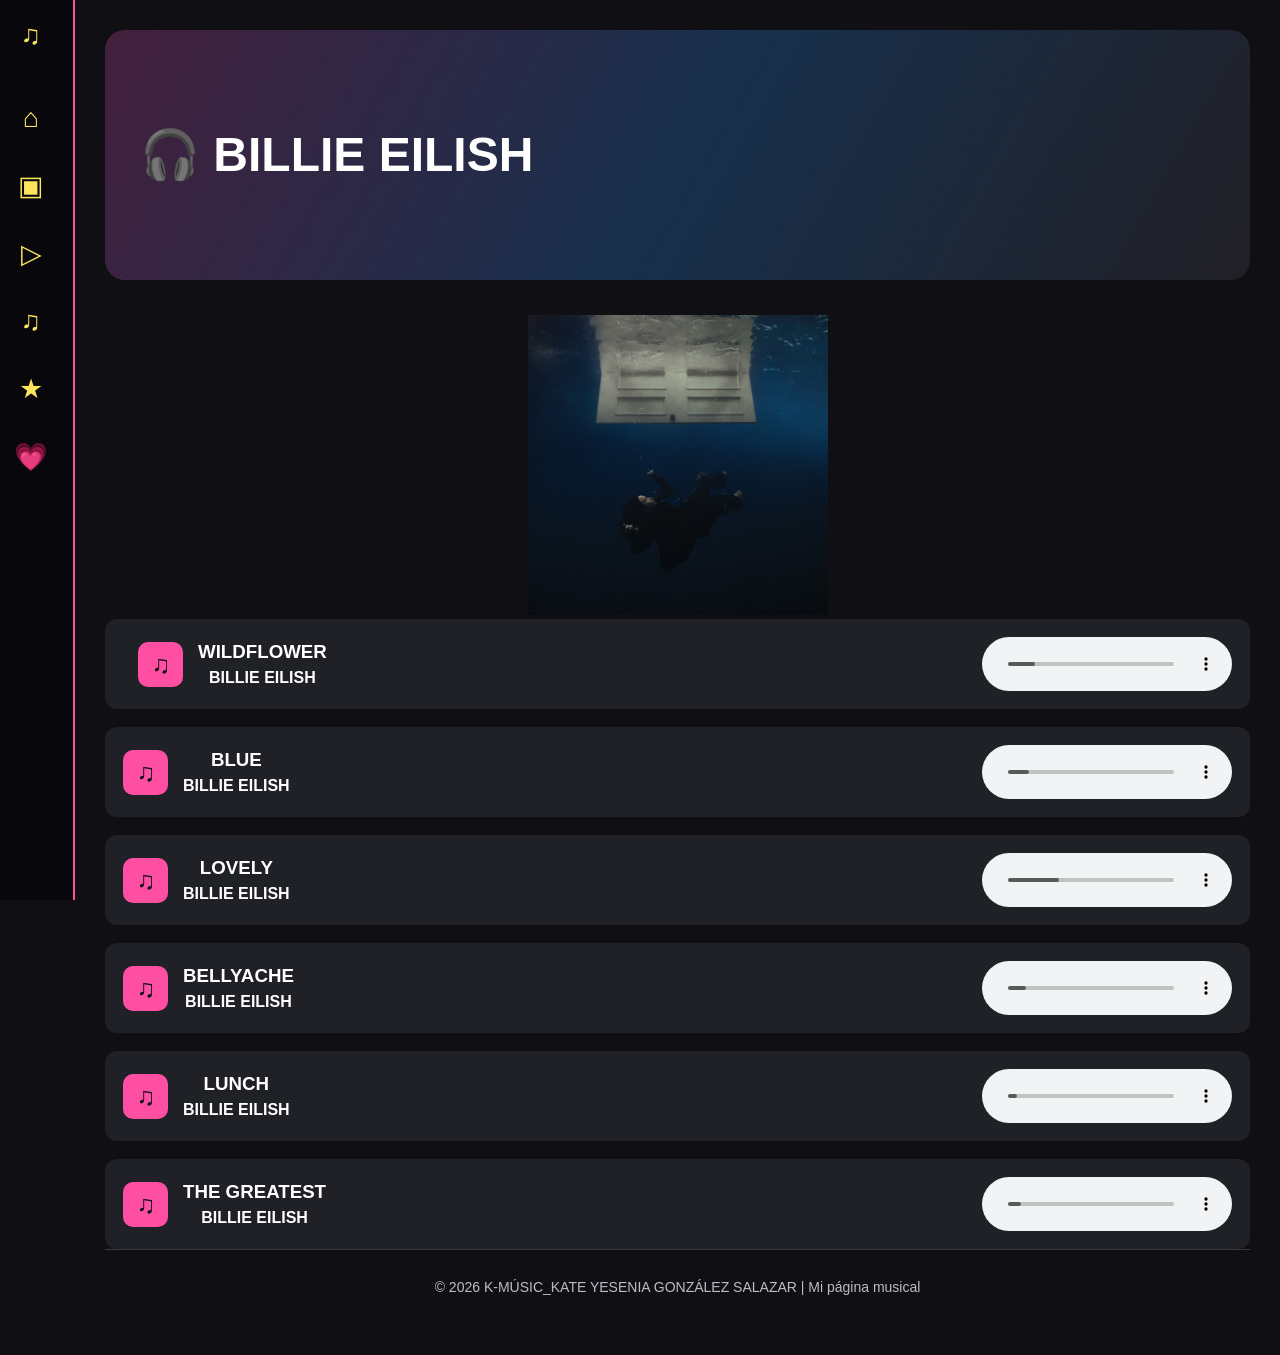
<file: billie eilish.html>
<!DOCTYPE html>
<html lang="es">
<head>
    <meta charset="UTF-8">
    <meta name="viewport" content="width=device-width, initial-scale=1.0">

    <title>K-MÚSIC | Mi música</title>

    <!-- Conectar archivo CSS -->
    <link rel="stylesheet" href="estilo.css">
</head>

<body>

    <!-- MENU LATERAL -->
    <aside class="menu">

        <div class="logo">
            <span class="icono">♫</span>
            <h2 class="texto-menu">K-MÚSIC </h2>
        </div>

        <nav>
            <a href="index.html">
                <span class="icono">⌂</span>
                <span class="texto-menu">Inicio</span>
            </a>

            <a href="álbumes.html">
                <span class="icono">▣</span>
                <span class="texto-menu">Álbumes</span>
            </a>

            <a href="videos.html">
                <span class="icono">▷</span>
                <span class="texto-menu">Videos</span>
            </a>

            <a href="mi música.html">
                <span class="icono">♫</span>
                <span class="texto-menu">Mi música</span>
            </a>

              <a href="index_formulario_registro.html">
                <span class="icono">★</span>
                <span class="texto-menu">Suscripción</span>
            </a>
             <a href="Premium.html">
                <span class="icono">💗</span>
                <span class="texto-menu">Premium</span>
            </a>

        </nav>

       

    </aside>


    <!-- CONTENIDO PRINCIPAL -->
    <main class="contenido" id="inicio">

        <!-- ENCABEZADO -->
        <header class="encabezado">
            <div>
                <p class="subtitulo"><h1>🎧 BILLIE EILISH</p></h1>
        </header>
        <center><table>
        <img src="billi.jpg" width="300" height="300">
                       

    
           <div class="cancion">
                    <div class="cancion-info">
                    <br>
                        <span class="icono-cancion">♫</span>

                        <div>
                            <h3>WILDFLOWER</h3>
                            <h4>BILLIE EILISH</h4>
                            
                        </div>
                    </div>

                    <audio controls preload="metadata">
                        <source src="wildflower.mp3"
                                type="audio/mpeg">

                        Tu navegador no puede reproducir este audio.
                    </audio>
                </div>
                <br>

                 <div class="cancion">
                    <div class="cancion-info">
                        <span class="icono-cancion">♫</span>

                        <div>
                            <h3>BLUE</h3>
                            <h4>BILLIE EILISH</h4>
                            
                        </div>
                    </div>

                    <audio controls preload="metadata">
                        <source src="blue.mp3"
                                type="audio/mpeg">

                        Tu navegador no puede reproducir este audio.
                    </audio>
                </div>

                <br>

                 <div class="cancion">
                    <div class="cancion-info">
                        <span class="icono-cancion">♫</span>

                        <div>
                            <h3>LOVELY</h3>
                            <h4> BILLIE EILISH </h4>
                            
                        </div>
                    </div>

                    <audio controls preload="metadata">
                        <source src="lovely.mp3"
                                type="audio/mpeg">

                        Tu navegador no puede reproducir este audio.
                    </audio>
                </div>

                <br>

                 <div class="cancion">
                    <div class="cancion-info">
                        <span class="icono-cancion">♫</span>

                        <div>
                            <h3>BELLYACHE</h3>
                            <h4>BILLIE EILISH </h4>
                            
                        </div>
                    </div>

                    <audio controls preload="metadata">
                        <source src="bellyache.mp3"
                                type="audio/mpeg">

                        Tu navegador no puede reproducir este audio.
                    </audio>
                </div>


                <br>

                 <div class="cancion">
                    <div class="cancion-info">
                        <span class="icono-cancion">♫</span>

                        <div>
                            <h3> LUNCH </h3>
                            <h4> BILLIE EILISH </h4>
                            
                        </div>
                    </div>

                    <audio controls preload="metadata">
                        <source src="lunch.mp3"
                                type="audio/mpeg">

                        Tu navegador no puede reproducir este audio.
                    </audio>
                </div>

                <br>

                 <div class="cancion">
                    <div class="cancion-info">
                        <span class="icono-cancion">♫</span>

                        <div>
                            <h3>THE GREATEST</h3>
                            <h4> BILLIE EILISH </h4>
                            
                        </div>
                    </div>

                    <audio controls preload="metadata">
                        <source src="the_greatest.mp3"
                                type="audio/mpeg">

                        Tu navegador no puede reproducir este audio.
                    </audio>
                </div>

     


        <!-- PIE DE PAGINA -->
        <footer>
            <p> © 2026 K-MÚSIC_KATE YESENIA GONZÁLEZ SALAZAR | Mi página musical</p>
        </footer>

    </main>

</body>
</html>
</file>
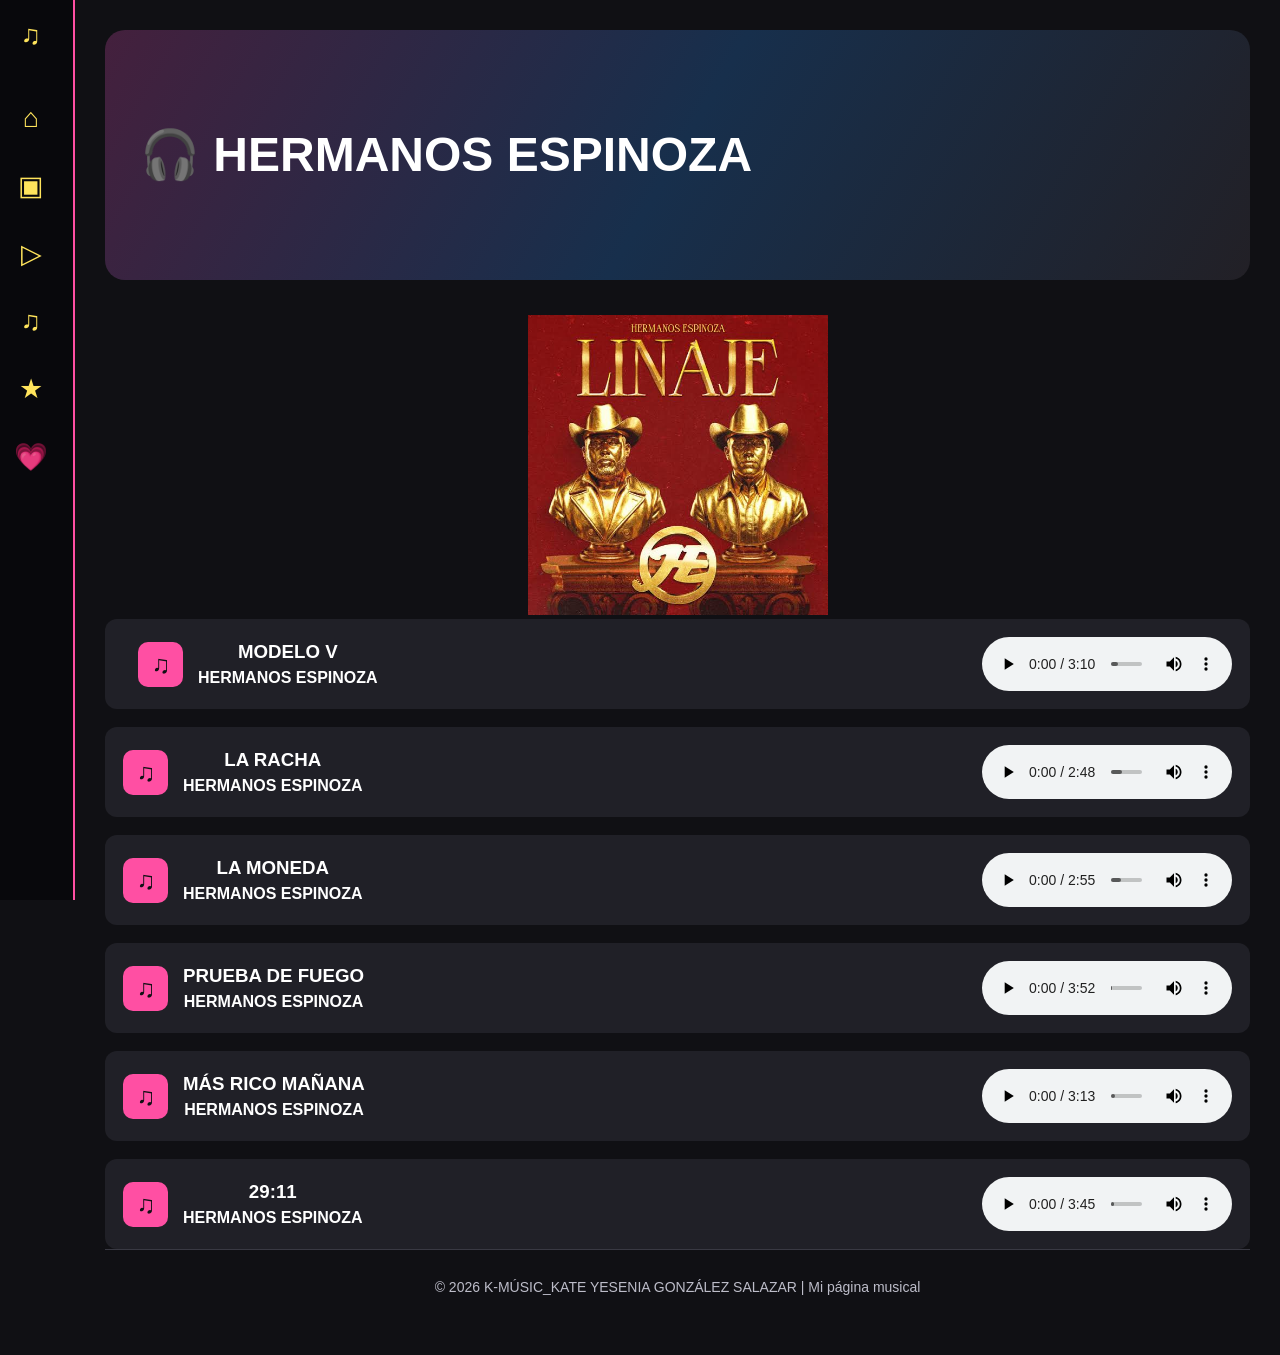
<file: hermanos espinoza.html>
<!DOCTYPE html>
<html lang="es">
<head>
    <meta charset="UTF-8">
    <meta name="viewport" content="width=device-width, initial-scale=1.0">

    <title>K-MÚSIC | Mi música</title>

    <!-- Conectar archivo CSS -->
    <link rel="stylesheet" href="estilo.css">
</head>

<body>

    <!-- MENU LATERAL -->
    <aside class="menu">

        <div class="logo">
            <span class="icono">♫</span>
            <h2 class="texto-menu">K-MÚSIC </h2>
        </div>

        <nav>
            <a href="index.html">
                <span class="icono">⌂</span>
                <span class="texto-menu">Inicio</span>
            </a>

            <a href="álbumes.html">
                <span class="icono">▣</span>
                <span class="texto-menu">Álbumes</span>
            </a>

            <a href="videos.html">
                <span class="icono">▷</span>
                <span class="texto-menu">Videos</span>
            </a>

            <a href="mi música.html">
                <span class="icono">♫</span>
                <span class="texto-menu">Mi música</span>
            </a>

              <a href="index_formulario_registro.html">
                <span class="icono">★</span>
                <span class="texto-menu">Suscripción</span>
            </a>
             <a href="Premium.html">
                <span class="icono">💗</span>
                <span class="texto-menu">Premium</span>
            </a>

        </nav>
    </aside>


    <!-- CONTENIDO PRINCIPAL -->
    <main class="contenido" id="inicio">

        <!-- ENCABEZADO -->
        <header class="encabezado">
            <div>
                <p class="subtitulo"><h1>🎧 HERMANOS ESPINOZA</p></h1>
        </header>
        <center><table>
        <img src="hermanos_espinoza.jpg" width="300" height="300">
                       

    
           <div class="cancion">
                    <div class="cancion-info">
                    <br>
                        <span class="icono-cancion">♫</span>

                        <div>
                            <h3>MODELO V</h3>
                            <h4>HERMANOS ESPINOZA </h4>
                            
                        </div>
                    </div>

                    <audio controls preload="metadata">
                        <source src="modelo_v.mp3"
                                type="audio/mpeg">

                        Tu navegador no puede reproducir este audio.
                    </audio>
                </div>
                <br>

                 <div class="cancion">
                    <div class="cancion-info">
                        <span class="icono-cancion">♫</span>

                        <div>
                            <h3>LA RACHA</h3>
                            <h4> HERMANOS ESPINOZA </h4>
                            
                        </div>
                    </div>

                    <audio controls preload="metadata">
                        <source src="la_racha.mp3"
                                type="audio/mpeg">

                        Tu navegador no puede reproducir este audio.
                    </audio>
                </div>

                <br>

                 <div class="cancion">
                    <div class="cancion-info">
                        <span class="icono-cancion">♫</span>

                        <div>
                            <h3>LA MONEDA</h3>
                            <h4> HERMANOS ESPINOZA </h4>
                            
                        </div>
                    </div>

                    <audio controls preload="metadata">
                        <source src="la_moneda.mp3"
                                type="audio/mpeg">

                        Tu navegador no puede reproducir este audio.
                    </audio>
                </div>

                <br>

                 <div class="cancion">
                    <div class="cancion-info">
                        <span class="icono-cancion">♫</span>

                        <div>
                            <h3>PRUEBA DE FUEGO </h3>
                            <h4> HERMANOS ESPINOZA </h4>
                            
                        </div>
                    </div>

                    <audio controls preload="metadata">
                        <source src="prueba_de_fuego.mp3"
                                type="audio/mpeg">

                        Tu navegador no puede reproducir este audio.
                    </audio>
                </div>


                <br>

                 <div class="cancion">
                    <div class="cancion-info">
                        <span class="icono-cancion">♫</span>

                        <div>
                            <h3>MÁS RICO MAÑANA </h3>
                            <h4> HERMANOS ESPINOZA </h4>
                            
                        </div>
                    </div>

                    <audio controls preload="metadata">
                        <source src="más_rico_mañana.mp3"
                                type="audio/mpeg">

                        Tu navegador no puede reproducir este audio.
                    </audio>
                </div>

                <br>

                 <div class="cancion">
                    <div class="cancion-info">
                        <span class="icono-cancion">♫</span>

                        <div>
                            <h3>29:11</h3>
                            <h4> HERMANOS ESPINOZA </h4>
                            
                        </div>
                    </div>

                    <audio controls preload="metadata">
                        <source src="29_11.mp3"
                                type="audio/mpeg">

                        Tu navegador no puede reproducir este audio.
                    </audio>
                </div>










     


        <!-- PIE DE PAGINA -->
        <footer>
            <p> © 2026 K-MÚSIC_KATE YESENIA GONZÁLEZ SALAZAR  | Mi página musical</p>
        </footer>

    </main>

</body>
</html>
</file>
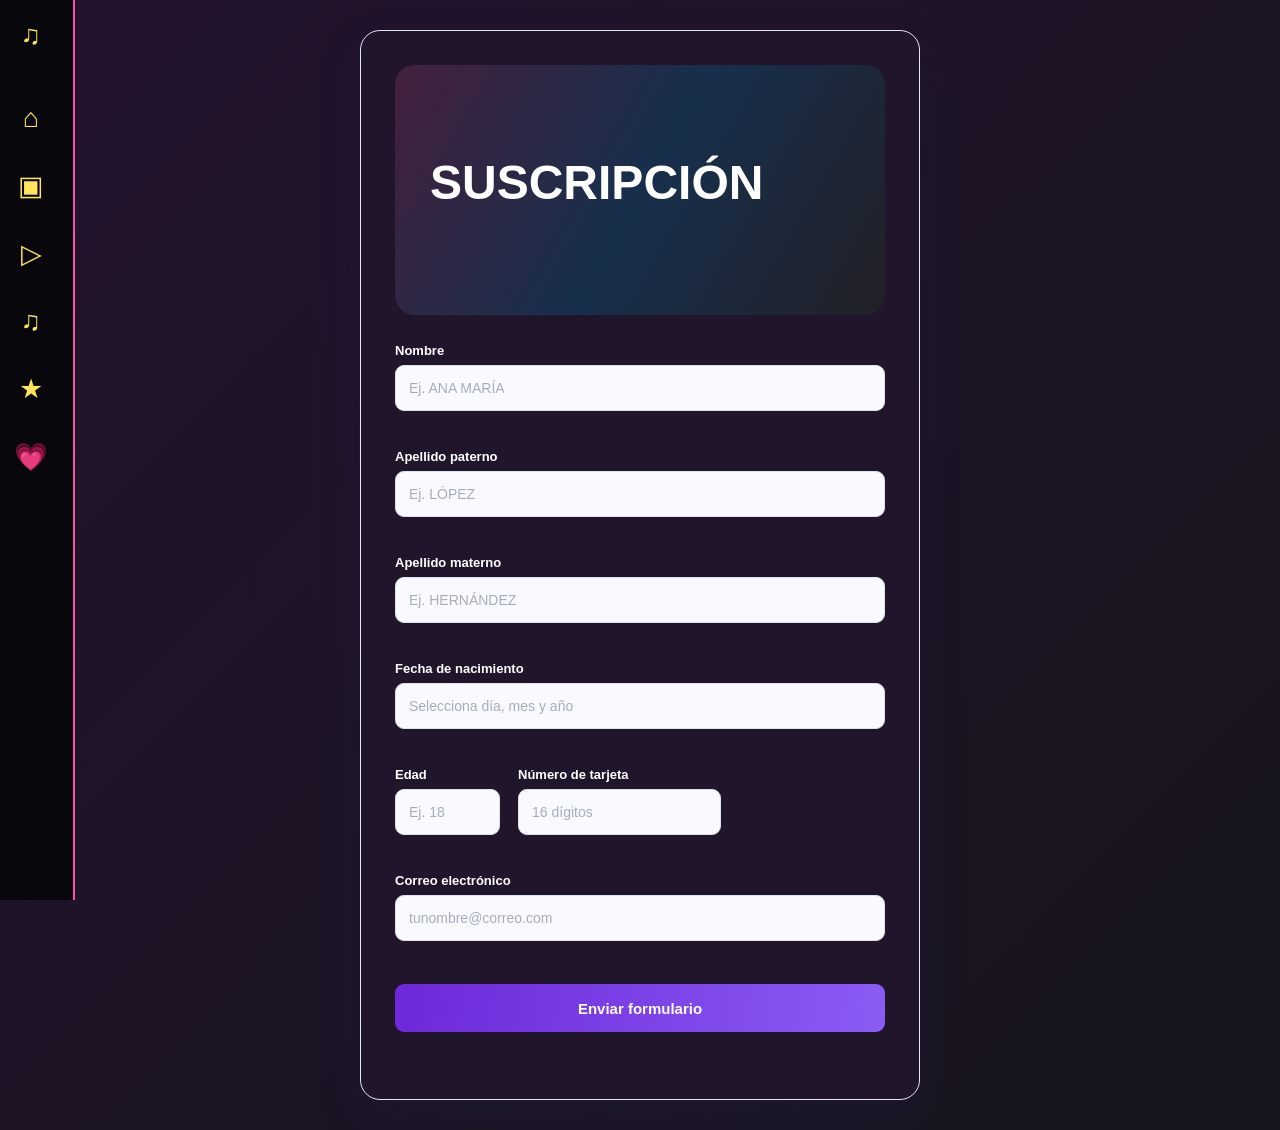
<file: index_formulario_registro.html>
<!DOCTYPE html>
<html lang="es">
<head>
    <meta charset="UTF-8">
    <meta name="viewport" content="width=device-width, initial-scale=1.0">

    <title>K-MÚSIC | Mi música</title>

    <!-- Conectar archivo CSS -->
    <link rel="stylesheet" href="estilo.css">
</head>

<body>

    <!-- MENU LATERAL -->
    <aside class="menu">

        <div class="logo">
            <span class="icono">♫</span>
            <h2 class="texto-menu">K-MÚSIC </h2>
        </div>

        <nav>
       

            <a href="index.html">
                <span class="icono">⌂</span>
                <span class="texto-menu">Inicio</span>
            </a>

            <a href="álbumes.html">
                <span class="icono">▣</span>
                <span class="texto-menu">Álbumes</span>
            </a>

            <a href="videos.html">
                <span class="icono">▷</span>
                <span class="texto-menu">Videos</span>
            </a>

            <a href="mi música.html">
                <span class="icono">♫</span>
                <span class="texto-menu">Mi música</span>
            </a>
             <a href="index_formulario_registro.html">
                <span class="icono">★</span>
                <span class="texto-menu">Suscripción</span>
            </a>
            <a href="Premium.html">
                <span class="icono">💗</span>
                <span class="texto-menu">Premium</span>
            </a>
            
        </nav>


    </aside>


<html lang="es">
<head>
  <meta charset="UTF-8">
  <meta name="viewport" content="width=device-width, initial-scale=1.0">
  <title>Formulario de registro</title>
  <link rel="stylesheet" href="styles.css">
  <script src="script.js" defer></script>
</head>
<body>
  <main class="contenedor">
    <header class="encabezado">
      
      <h1>SUSCRIPCIÓN</h1>
    </header>

    <form id="formulario" novalidate>
      <div class="campo">
        <label for="nombre">Nombre</label>
        <input id="nombre" name="nombre" type="text" maxlength="100"
               autocomplete="given-name" placeholder="Ej. ANA MARÍA">
        <small class="error" id="error-nombre"></small>
      </div>

      <div class="campo">
        <label for="apellido">Apellido paterno</label>
        <input id="apellido" name="apellido" type="text" maxlength="100"
               autocomplete="family-name" placeholder="Ej. LÓPEZ">
        <small class="error" id="error-apellido"></small>
      </div>

      <div class="campo">
        <label for="apellidoMaterno">Apellido materno</label>
        <input id="apellidoMaterno" name="apellidoMaterno" type="text" maxlength="100"
               placeholder="Ej. HERNÁNDEZ">
        <small class="error" id="error-apellidoMaterno"></small>
      </div>

      <div class="campo campo-fecha">
        <label for="fechaNacimiento">Fecha de nacimiento</label>
        <input id="fechaNacimiento" name="fechaNacimiento" type="text"
               placeholder="Selecciona día, mes y año" readonly>
        <div id="selectorFecha" class="selector-fecha" hidden>
          <label id="tituloFecha" for="opcionFecha">Selecciona el día</label>
          <select id="opcionFecha"></select>
          <button type="button" id="siguienteFecha">Continuar</button>
        </div>
        <small class="error" id="error-fechaNacimiento"></small>
      </div>

      <div class="fila-corta">
        <div class="campo campo-edad">
          <label for="edad">Edad</label>
          <input id="edad" name="edad" type="text" inputmode="numeric"
                 maxlength="3" placeholder="Ej. 18">
          <small class="error" id="error-edad"></small>
        </div>

        <div class="campo campo-tarjeta">
          <label for="tarjeta">Número de tarjeta</label>
          <input id="telefono" name="telefono" type="text" inputmode="numeric"
                 maxlength="16" autocomplete="tarjeta" placeholder="16 dígitos">
          <small class="error" id="error-telefono"></small>
        </div>
      </div>

      <div class="campo">
        <label for="correo">Correo electrónico</label>
        <input id="correo" name="correo" type="email" autocomplete="email"
               placeholder="tunombre@correo.com">
        <small class="error" id="error-correo"></small>
      </div>

      <button type="submit">Enviar formulario</button>
      <p id="resultado" role="status" aria-live="polite"></p>
    </form>
  </main>
</body>
</html>
</file>
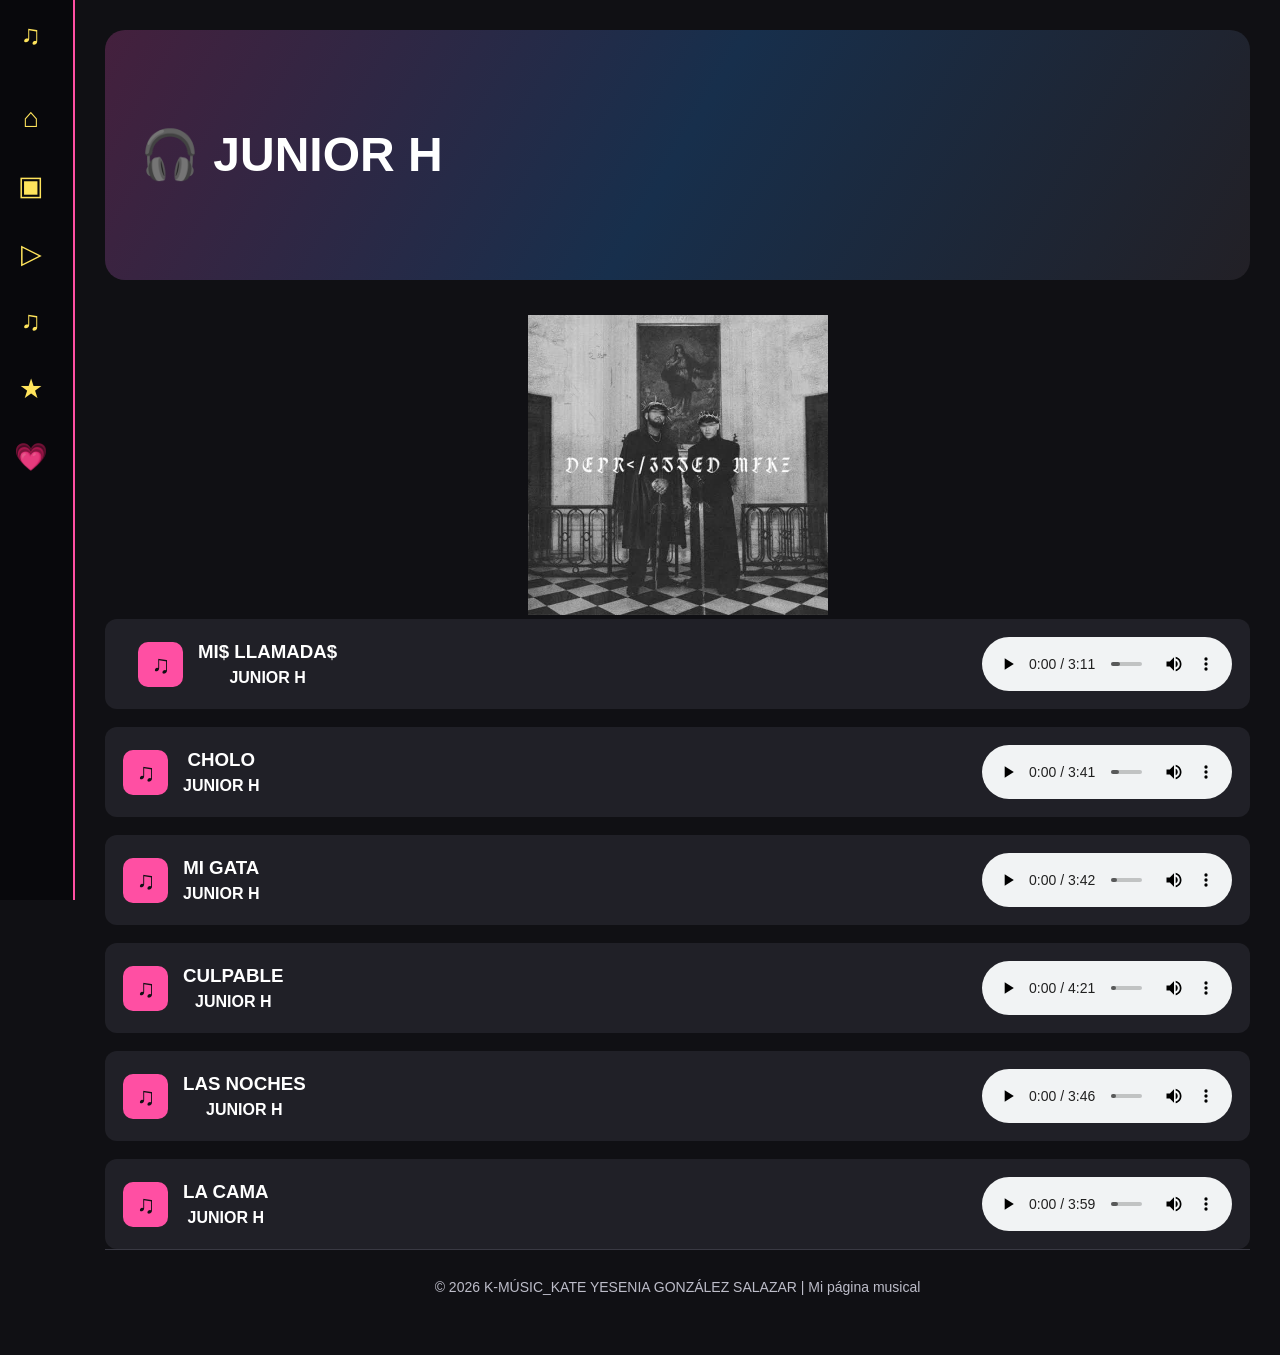
<file: junior h.html>
<!DOCTYPE html>
<html lang="es">
<head>
    <meta charset="UTF-8">
    <meta name="viewport" content="width=device-width, initial-scale=1.0">

    <title>K-MÚSIC | Mi música</title>

    <!-- Conectar archivo CSS -->
    <link rel="stylesheet" href="estilo.css">
</head>

<body>

    <!-- MENU LATERAL -->
    <aside class="menu">

        <div class="logo">
            <span class="icono">♫</span>
            <h2 class="texto-menu">K-MÚSIC </h2>
        </div>

        <nav>
            <a href="index.html">
                <span class="icono">⌂</span>
                <span class="texto-menu">Inicio</span>
            </a>

            <a href="álbumes.html">
                <span class="icono">▣</span>
                <span class="texto-menu">Álbumes</span>
            </a>

            <a href="videos.html">
                <span class="icono">▷</span>
                <span class="texto-menu">Videos</span>
            </a>

            <a href="mi música.html">
                <span class="icono">♫</span>
                <span class="texto-menu">Mi música</span>
            </a>

              <a href="index_formulario_registro.html">
                <span class="icono">★</span>
                <span class="texto-menu">Suscripción</span>
            </a>
             <a href="Premium.html">
                <span class="icono">💗</span>
                <span class="texto-menu">Premium</span>
            </a>

        </nav>

      
    </aside>


    <!-- CONTENIDO PRINCIPAL -->
    <main class="contenido" id="inicio">

        <!-- ENCABEZADO -->
        <header class="encabezado">
            <div>
                <p class="subtitulo"><h1>🎧 JUNIOR H</p></h1>
        </header>
        <center><table>
        <img src="junior_h.jpg" width="300" height="300">
                       

    
           <div class="cancion">
                    <div class="cancion-info">
                    <br>
                        <span class="icono-cancion">♫</span>

                        <div>
                            <h3>MI$ LLAMADA$</h3>
                            <h4> JUNIOR H </h4>
                            
                        </div>
                    </div>

                    <audio controls preload="metadata">
                        <source src="mi$_llamadas$.mp3"
                                type="audio/mpeg">

                        Tu navegador no puede reproducir este audio.
                    </audio>
                </div>
                <br>

                 <div class="cancion">
                    <div class="cancion-info">
                        <span class="icono-cancion">♫</span>

                        <div>
                            <h3>CHOLO</h3>
                            <h4> JUNIOR H </h4>
                            
                        </div>
                    </div>

                    <audio controls preload="metadata">
                        <source src="cholo.mp3"
                                type="audio/mpeg">

                        Tu navegador no puede reproducir este audio.
                    </audio>
                </div>

                <br>

                 <div class="cancion">
                    <div class="cancion-info">
                        <span class="icono-cancion">♫</span>

                        <div>
                            <h3>MI GATA</h3>
                            <h4> JUNIOR H </h4>
                            
                        </div>
                    </div>

                    <audio controls preload="metadata">
                        <source src="mi_gata.mp3"
                                type="audio/mpeg">

                        Tu navegador no puede reproducir este audio.
                    </audio>
                </div>

                <br>

                 <div class="cancion">
                    <div class="cancion-info">
                        <span class="icono-cancion">♫</span>

                        <div>
                            <h3>CULPABLE</h3>
                            <h4> JUNIOR H </h4>
                            
                        </div>
                    </div>

                    <audio controls preload="metadata">
                        <source src="culpable.mp3"
                                type="audio/mpeg">

                        Tu navegador no puede reproducir este audio.
                    </audio>
                </div>


                <br>

                 <div class="cancion">
                    <div class="cancion-info">
                        <span class="icono-cancion">♫</span>

                        <div>
                            <h3>LAS NOCHES</h3>
                            <h4> JUNIOR H </h4>
                            
                        </div>
                    </div>

                    <audio controls preload="metadata">
                        <source src="las_noches.mp3"
                                type="audio/mpeg">

                        Tu navegador no puede reproducir este audio.
                    </audio>
                </div>

                <br>

                 <div class="cancion">
                    <div class="cancion-info">
                        <span class="icono-cancion">♫</span>

                        <div>
                            <h3>LA CAMA </h3>
                            <h4> JUNIOR H </h4>
                            
                        </div>
                    </div>

                    <audio controls preload="metadata">
                        <source src="la_cama.mp3"
                                type="audio/mpeg">

                        Tu navegador no puede reproducir este audio.
                    </audio>
                </div>


        <!-- PIE DE PAGINA -->
        <footer>
            <p> © 2026 K-MÚSIC_KATE YESENIA GONZÁLEZ SALAZAR  | Mi página musical</p>
        </footer>

    </main>

</body>
</html>
</file>
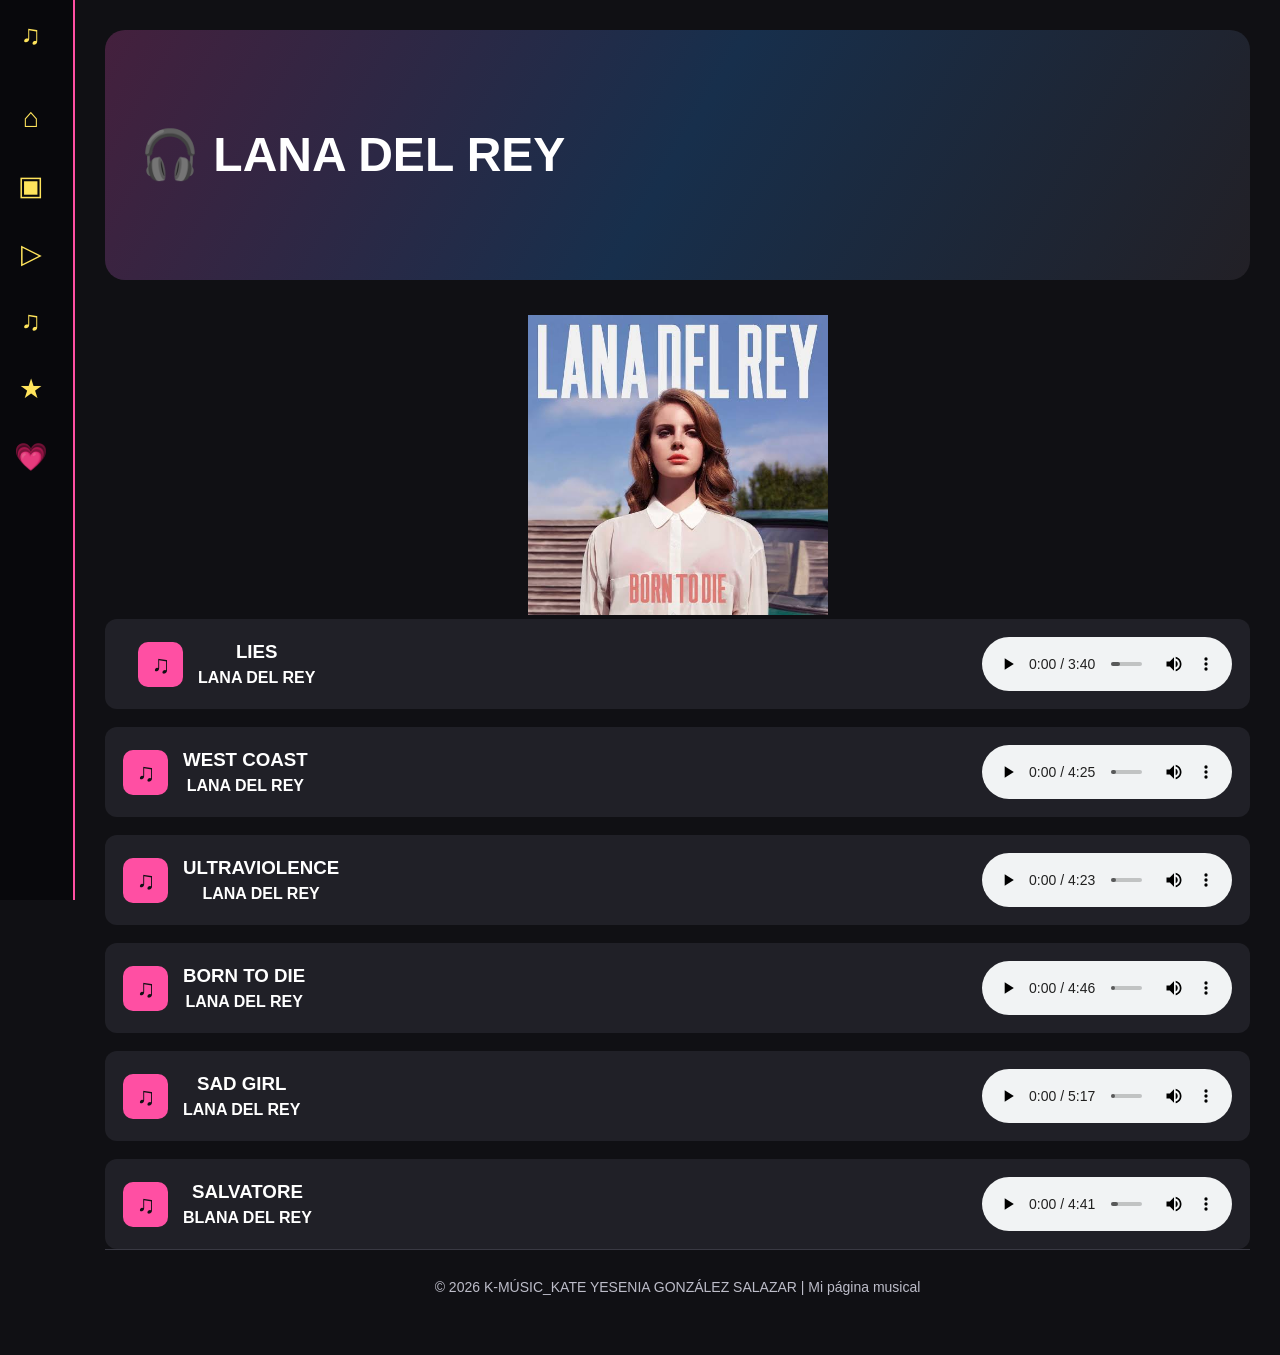
<file: lana del rey.html>
<!DOCTYPE html>
<html lang="es">
<head>
    <meta charset="UTF-8">
    <meta name="viewport" content="width=device-width, initial-scale=1.0">

    <title>K-MÚSIC | Mi música</title>

    <!-- Conectar archivo CSS -->
    <link rel="stylesheet" href="estilo.css">
</head>

<body>

    <!-- MENU LATERAL -->
    <aside class="menu">

        <div class="logo">
            <span class="icono">♫</span>
            <h2 class="texto-menu">K-MÚSIC </h2>
        </div>

        <nav>
            <a href="index.html">
                <span class="icono">⌂</span>
                <span class="texto-menu">Inicio</span>
            </a>

            <a href="álbumes.html">
                <span class="icono">▣</span>
                <span class="texto-menu">Álbumes</span>
            </a>

            <a href="videos.html">
                <span class="icono">▷</span>
                <span class="texto-menu">Videos</span>
            </a>

            <a href="mi música.html">
                <span class="icono">♫</span>
                <span class="texto-menu">Mi música</span>
            </a>

              <a href="index_formulario_registro.html">
                <span class="icono">★</span>
                <span class="texto-menu">Suscripción</span>
            </a>
             <a href="Premium.html">
                <span class="icono">💗</span>
                <span class="texto-menu">Premium</span>
            </a>

        </nav>

    </aside>


    <!-- CONTENIDO PRINCIPAL -->
    <main class="contenido" id="inicio">

        <!-- ENCABEZADO -->
        <header class="encabezado">
            <div>
                <p class="subtitulo"><h1>🎧 LANA DEL REY</p></h1>
        </header>
        <center><table>
        <img src="lana_del_rey.jpg" width="300" height="300">
                       

    
           <div class="cancion">
                    <div class="cancion-info">
                    <br>
                        <span class="icono-cancion">♫</span>

                        <div>
                            <h3>LIES</h3>
                            <h4>LANA DEL REY</h4>
                            
                        </div>
                    </div>

                    <audio controls preload="metadata">
                        <source src="lies.mp3"
                                type="audio/mpeg">

                        Tu navegador no puede reproducir este audio.
                    </audio>
                </div>
                <br>

                 <div class="cancion">
                    <div class="cancion-info">
                        <span class="icono-cancion">♫</span>

                        <div>
                            <h3>WEST COAST</h3>
                            <h4>LANA DEL REY</h4>
                            
                        </div>
                    </div>

                    <audio controls preload="metadata">
                        <source src="west_coast.mp3"
                                type="audio/mpeg">

                        Tu navegador no puede reproducir este audio.
                    </audio>
                </div>

                <br>

                 <div class="cancion">
                    <div class="cancion-info">
                        <span class="icono-cancion">♫</span>

                        <div>
                            <h3>ULTRAVIOLENCE</h3>
                            <h4> LANA DEL REY </h4>
                            
                        </div>
                    </div>

                    <audio controls preload="metadata">
                        <source src="ultraviolence.mp3"
                                type="audio/mpeg">

                        Tu navegador no puede reproducir este audio.
                    </audio>
                </div>

                <br>

                 <div class="cancion">
                    <div class="cancion-info">
                        <span class="icono-cancion">♫</span>

                        <div>
                            <h3>BORN TO DIE </h3>
                            <h4>LANA DEL REY </h4>
                            
                        </div>
                    </div>

                    <audio controls preload="metadata">
                        <source src="born_to_die.mp3"
                                type="audio/mpeg">

                        Tu navegador no puede reproducir este audio.
                    </audio>
                </div>


                <br>

                 <div class="cancion">
                    <div class="cancion-info">
                        <span class="icono-cancion">♫</span>

                        <div>
                            <h3> SAD GIRL </h3>
                            <h4>LANA DEL REY </h4>
                            
                        </div>
                    </div>

                    <audio controls preload="metadata">
                        <source src="sad_girl.mp3"
                                type="audio/mpeg">

                        Tu navegador no puede reproducir este audio.
                    </audio>
                </div>

                <br>

                 <div class="cancion">
                    <div class="cancion-info">
                        <span class="icono-cancion">♫</span>

                        <div>
                            <h3>SALVATORE</h3>
                            <h4> BLANA DEL REY </h4>
                            
                        </div>
                    </div>

                    <audio controls preload="metadata">
                        <source src="salvatore.mp3"
                                type="audio/mpeg">

                        Tu navegador no puede reproducir este audio.
                    </audio>
                </div>

     


        <!-- PIE DE PAGINA -->
        <footer>
            <p> © 2026 K-MÚSIC_KATE YESENIA GONZÁLEZ SALAZAR | Mi página musical</p>
        </footer>

    </main>

</body>
</html>
</file>
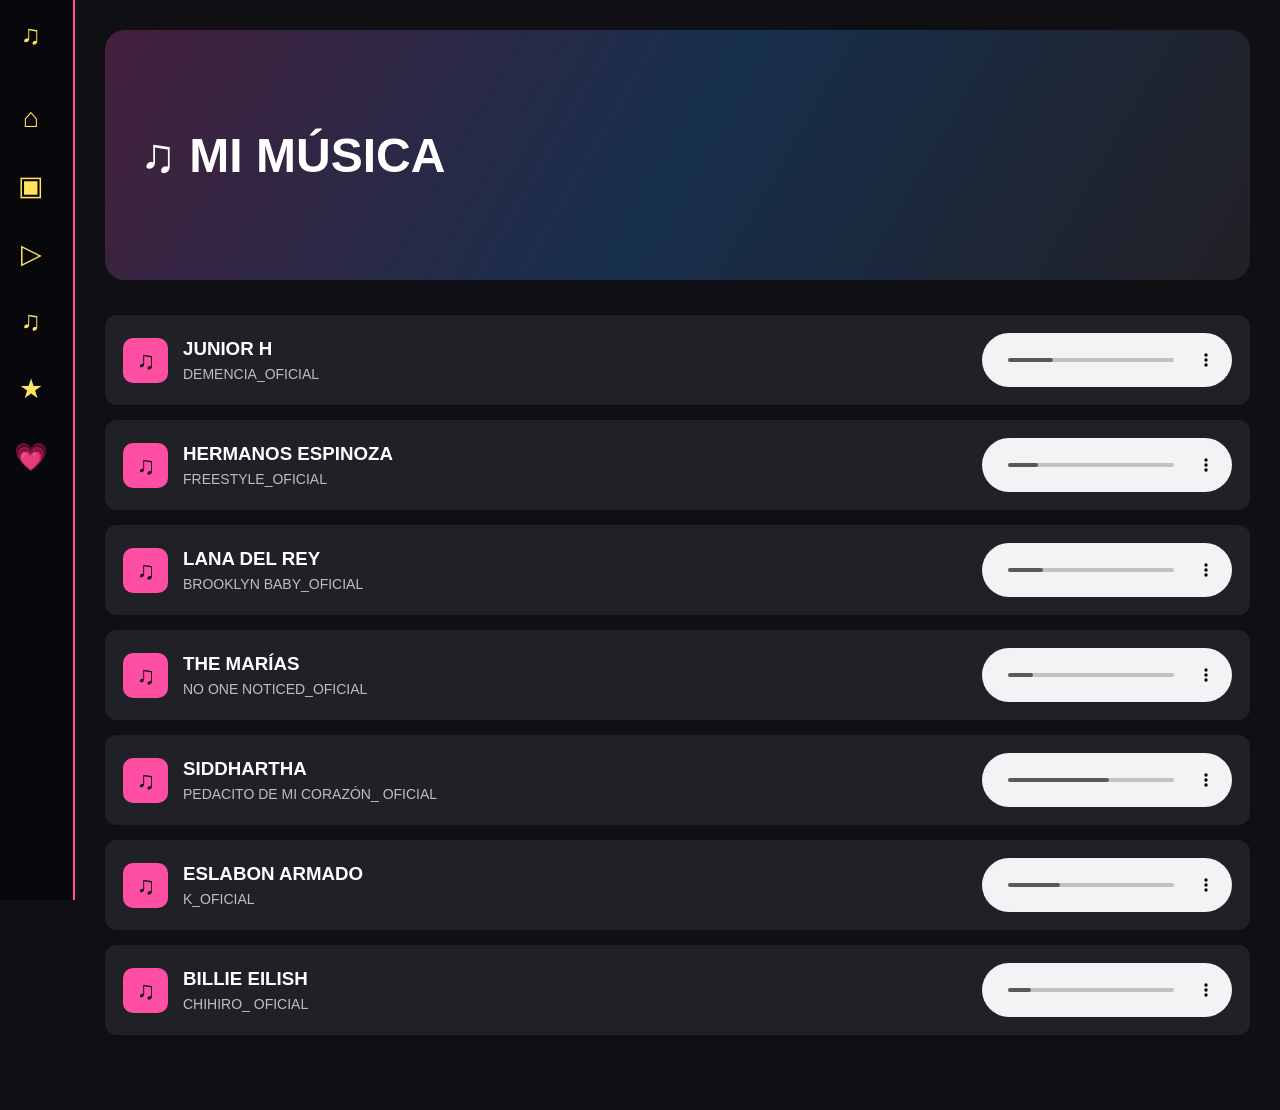
<file: mi música.html>
<!DOCTYPE html>
<html lang="es">
<head>
    <meta charset="UTF-8">
    <meta name="viewport" content="width=device-width, initial-scale=1.0">

    <title>K-MÚSIC | Mi música</title>

    <!-- Conectar archivo CSS -->
    <link rel="stylesheet" href="estilo.css">
</head>

<body>

    <!-- MENU LATERAL -->
    <aside class="menu">

        <div class="logo">
            <span class="icono">♫</span>
            <h2 class="texto-menu">K-MÚSIC </h2>
        </div>

        <nav>

        	 
            <a href="index.html">
                <span class="icono">⌂</span>
                <span class="texto-menu">Inicio</span>
            </a>

            <a href="álbumes.html">
                <span class="icono">▣</span>
                <span class="texto-menu">Álbumes</span>
            </a>

            <a href="videos.html">
                <span class="icono">▷</span>
                <span class="texto-menu">Videos</span>
            </a>

            <a href="mi música.html">
                <span class="icono">♫</span>
                <span class="texto-menu">Mi música</span>
            </a>

              <a href="index_formulario_registro.html">
                <span class="icono">★</span>
                <span class="texto-menu">Suscripción</span>
            </a>
             <a href="Premium.html">
                <span class="icono">💗</span>
                <span class="texto-menu">Premium</span>
            </a>
            
        </nav>

       

    </aside>


    <!-- CONTENIDO PRINCIPAL -->
    <main class="contenido" id="inicio">


        <!-- ENCABEZADO -->
        <header class="encabezado">
            <div>
                <p class="subtitulo"><h1>♫ MI MÚSICA</p></h1>
        </header>


         <!-- REPRODUCTOR DE MUSICA -->
        <section class="seccion" id="musica">

        
            <div class="lista-musica">

                <div class="cancion">
                    <div class="cancion-info">
                        <span class="icono-cancion">♫</span>

                        <div>
                            <h3>JUNIOR H </h3>
                            <p>DEMENCIA_OFICIAL</p>
                            
                        </div>
                    </div>

                    <audio controls preload="metadata">
                        <source src="demencia.mp3"
                                type="audio/mpeg">

                        Tu navegador no puede reproducir este audio.
                    </audio>
                </div>

                <div class="cancion">
                    <div class="cancion-info">
                        <span class="icono-cancion">♫</span>

                        <div>
                            <h3>HERMANOS ESPINOZA</h3>
                            <p>FREESTYLE_OFICIAL</p>
                            
                        </div>
                    </div>

                    <audio controls preload="metadata">
                        <source src="freestyle.mp3"
                                type="audio/mpeg">

                        Tu navegador no puede reproducir este audio.
                    </audio>
                </div>


                <div class="cancion">
                    <div class="cancion-info">
                        <span class="icono-cancion">♫</span>

                        <div>
                            <h3>LANA DEL REY</h3>
                            <p>BROOKLYN BABY_OFICIAL</p>
                        </div>
                    </div>

                    <audio controls preload="metadata">
                        <source src="brooklin_baby.mp3"
                                type="audio/mpeg">

                        Tu navegador no puede reproducir este audio.
                    </audio>
                </div>

                  <div class="cancion">
                    <div class="cancion-info">
                        <span class="icono-cancion">♫</span>

                        <div>
                            <h3>THE MARÍAS </h3>
                            <p>NO ONE NOTICED_OFICIAL</p>
                            
                        </div>
                    </div>

                    <audio controls preload="metadata">
                        <source src="no_one_noticed.mp3"
                                type="audio/mpeg">

                        Tu navegador no puede reproducir este audio.
                    </audio>
                </div>



                <div class="cancion">
                    <div class="cancion-info">
                        <span class="icono-cancion">♫</span>

                        <div>
                            <h3>SIDDHARTHA</h3>
                            <p>PEDACITO DE MI CORAZÓN_ OFICIAL</p>
                        </div>
                    </div>

                    <audio controls preload="metadata">
                        <source src="pedacito_de_mi_corazón.mp3"
                                type="audio/mpeg">

                        Tu navegador no puede reproducir este audio.
                    </audio>
                </div>


                <div class="cancion">
                    <div class="cancion-info">
                        <span class="icono-cancion">♫</span>

                        <div>
                            <h3>ESLABON ARMADO </h3>
                            <p>K_OFICIAL</p>
                            
                        </div>
                    </div>

                    <audio controls preload="metadata">
                        <source src="k.mp3"
                                type="audio/mpeg">

                        Tu navegador no puede reproducir este audio.
                    </audio>
                </div>


                <div class="cancion">
                    <div class="cancion-info">
                        <span class="icono-cancion">♫</span>

                        <div>
                            <h3>BILLIE EILISH</h3>
                            <p>CHIHIRO_ OFICIAL</p>
                        </div>
                    </div>

                    <audio controls preload="metadata">
                        <source src="chihiro.mp3"
                                type="audio/mpeg">

                        Tu navegador no puede reproducir este audio.
                    </audio>
                </div>

            </div>

        </section>
        
	</body>
	</html>
</file>
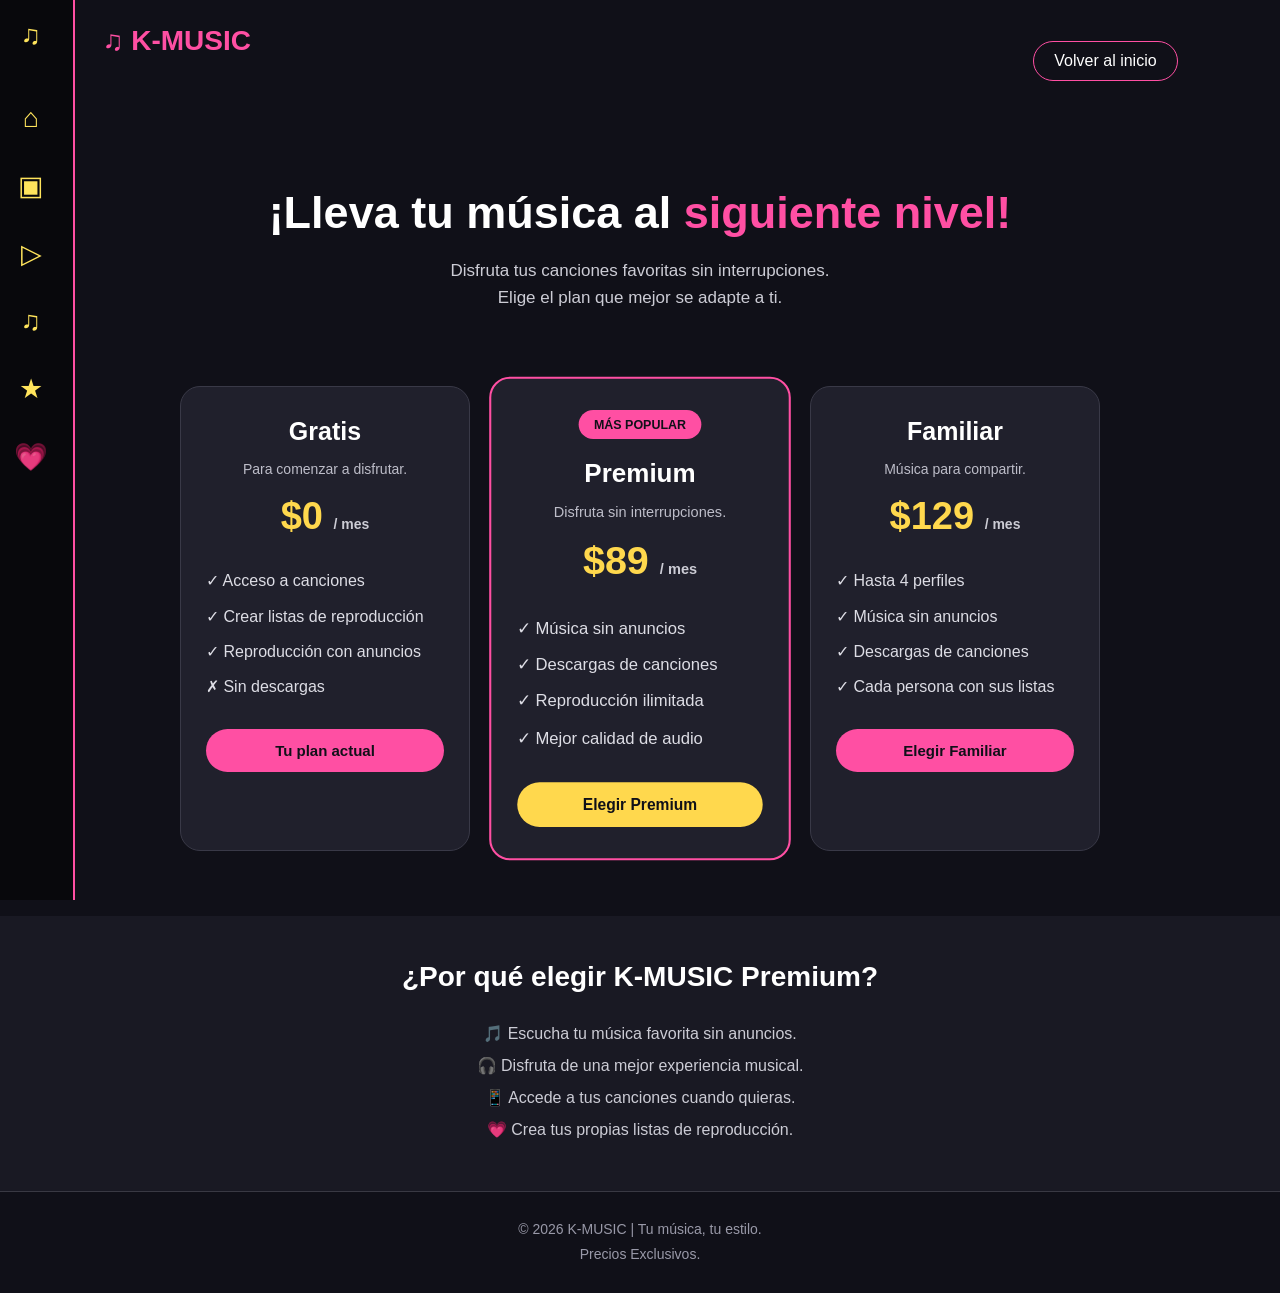
<file: premium.html>
<!DOCTYPE html>
<html lang="es">
<head>
    <meta charset="UTF-8">
    <meta name="viewport" content="width=device-width, initial-scale=1.0">
    <title>K-MUSIC Premium</title>

    <title>K-MÚSIC | Mi música</title>

    <!-- Conectar archivo CSS -->
    <link rel="stylesheet" href="estilo.css">
</head>

<body>

    <!-- MENU LATERAL -->
    <aside class="menu">

        <div class="logo">
            <span class="icono">♫</span>
            <h2 class="texto-menu">K-MÚSIC </h2>
        </div>

        <nav>
       

            <a href="index.html">
                <span class="icono">⌂</span>
                <span class="texto-menu">Inicio</span>
            </a>

            <a href="álbumes.html">
                <span class="icono">▣</span>
                <span class="texto-menu">Álbumes</span>
            </a>

            <a href="videos.html">
                <span class="icono">▷</span>
                <span class="texto-menu">Videos</span>
            </a>

            <a href="mi música.html">
                <span class="icono">♫</span>
                <span class="texto-menu">Mi música</span>
            </a>
             <a href="index_formulario_registro.html">
                <span class="icono">★</span>
                <span class="texto-menu">Suscripción</span>
            </a>
             <a href="Premium.html">
                <span class="icono">💗</span>
                <span class="texto-menu">Premium</span>
            </a>
            
            
        </nav>

        </aside>


    <style>
        * {
            margin: 0;
            padding: 0;
            box-sizing: border-box;
            font-family: Arial, sans-serif;
        }

        body {
            background: #101018;
            color: white;
            min-height: 100vh;
        }

        header {
            padding: 25px 8%;
            display: flex;
            justify-content: space-between;
            align-items: center;
        }

        .logo {
            color: #ff4fa3;
            font-size: 28px;
            font-weight: bold;
        }

        header a {
            color: white;
            text-decoration: none;
            border: 1px solid #ff4fa3;
            padding: 10px 20px;
            border-radius: 25px;
        }

        .principal {
            text-align: center;
            padding: 65px 20px 40px;
        }

        .principal h1 {
            font-size: 45px;
            margin-bottom: 18px;
        }

        .principal h1 span {
            color: #ff4fa3;
        }

        .principal p {
            color: #ccccd5;
            font-size: 17px;
            line-height: 1.6;
        }

        .planes {
            display: flex;
            justify-content: center;
            align-items: stretch;
            flex-wrap: wrap;
            gap: 25px;
            padding: 35px 20px 65px;
        }

        .tarjeta {
            background: #20202c;
            width: 290px;
            padding: 30px 25px;
            border-radius: 20px;
            border: 1px solid #393947;
            text-align: center;
        }

        .destacada {
            border: 2px solid #ff4fa3;
            transform: scale(1.04);
        }

        .etiqueta {
            background: #ff4fa3;
            color: #101018;
            padding: 7px 15px;
            border-radius: 20px;
            font-size: 12px;
            font-weight: bold;
            display: inline-block;
            margin-bottom: 18px;
        }

        .tarjeta h2 {
            font-size: 25px;
            margin-bottom: 15px;
        }

        .precio {
            font-size: 38px;
            font-weight: bold;
            color: #ffd84d;
            margin: 15px 0;
        }

        .precio small {
            font-size: 14px;
            color: #ccccd5;
        }

        .tarjeta ul {
            list-style: none;
            text-align: left;
            margin: 25px 0;
            line-height: 2.2;
            color: #ddddE5;
        }

        .tarjeta button {
            width: 100%;
            padding: 13px;
            border: none;
            border-radius: 25px;
            background: #ff4fa3;
            color: #101018;
            font-size: 15px;
            font-weight: bold;
            cursor: pointer;
        }

        .tarjeta button:hover {
            background: #ffd84d;
        }

        .destacada button {
            background: #ffd84d;
        }

        .beneficios {
            text-align: center;
            padding: 45px 20px;
            background: #191923;
        }

        .beneficios h2 {
            font-size: 28px;
            margin-bottom: 25px;
        }

        .beneficios p {
            color: #ccccd5;
            line-height: 2;
        }

        footer {
            text-align: center;
            padding: 25px;
            color: #9999a8;
        }

        @media (max-width: 650px) {
            .principal h1 {
                font-size: 34px;
            }

            .destacada {
                transform: none;
            }

            header {
                padding: 20px;
            }
        }
    </style>
</head>

<body>

    <header>
        <div class="logo">♫ K-MUSIC</div>
        <a href="index.html">Volver al inicio</a>
    </header>

    <section class="principal">
        <h1>¡Lleva tu música al <span>siguiente nivel!</span></h1>

        <p>
            Disfruta tus canciones favoritas sin interrupciones.
            <br>
            Elige el plan que mejor se adapte a ti.
        </p>
    </section>

    <section class="planes">

        <div class="tarjeta">
            <h2>Gratis</h2>
            <p>Para comenzar a disfrutar.</p>

            <div class="precio">$0 <small>/ mes</small></div>

            <ul>
                <li>✓ Acceso a canciones</li>
                <li>✓ Crear listas de reproducción</li>
                <li>✓ Reproducción con anuncios</li>
                <li>✗ Sin descargas</li>
            </ul>

            <button onclick="seleccionar('Gratis')">
                Tu plan actual
            </button>
        </div>

        <div class="tarjeta destacada">
            <span class="etiqueta">MÁS POPULAR</span>

            <h2>Premium</h2>
            <p>Disfruta sin interrupciones.</p>

            <div class="precio">$89 <small>/ mes</small></div>

            <ul>
                <li>✓ Música sin anuncios</li>
                <li>✓ Descargas de canciones</li>
                <li>✓ Reproducción ilimitada</li>
                <li>✓ Mejor calidad de audio</li>
            </ul>

            <button onclick="seleccionar('Premium')">
                Elegir Premium
            </button>
        </div>

        <div class="tarjeta">
            <h2>Familiar</h2>
            <p>Música para compartir.</p>

            <div class="precio">$129 <small>/ mes</small></div>

            <ul>
                <li>✓ Hasta 4 perfiles</li>
                <li>✓ Música sin anuncios</li>
                <li>✓ Descargas de canciones</li>
                <li>✓ Cada persona con sus listas</li>
            </ul>

            <button onclick="seleccionar('Familiar')">
                Elegir Familiar
            </button>
        </div>

    </section>

    <section class="beneficios">
        <h2>¿Por qué elegir K-MUSIC Premium?</h2>

        <p>
            🎵 Escucha tu música favorita sin anuncios.
            <br>
            🎧 Disfruta de una mejor experiencia musical.
            <br>
            📱 Accede a tus canciones cuando quieras.
            <br>
            💗 Crea tus propias listas de reproducción.
        </p>
    </section>

    <footer>
        © 2026 K-MUSIC | Tu música, tu estilo.
        <br>
        Precios Exclusivos.
    </footer>

    <script>
        function seleccionar(plan) {
            alert("¡Has seleccionado el plan " + plan +
            "! Gracias por elegir K-MUSIC.");
        }
    </script>

</body>
</html>
</file>
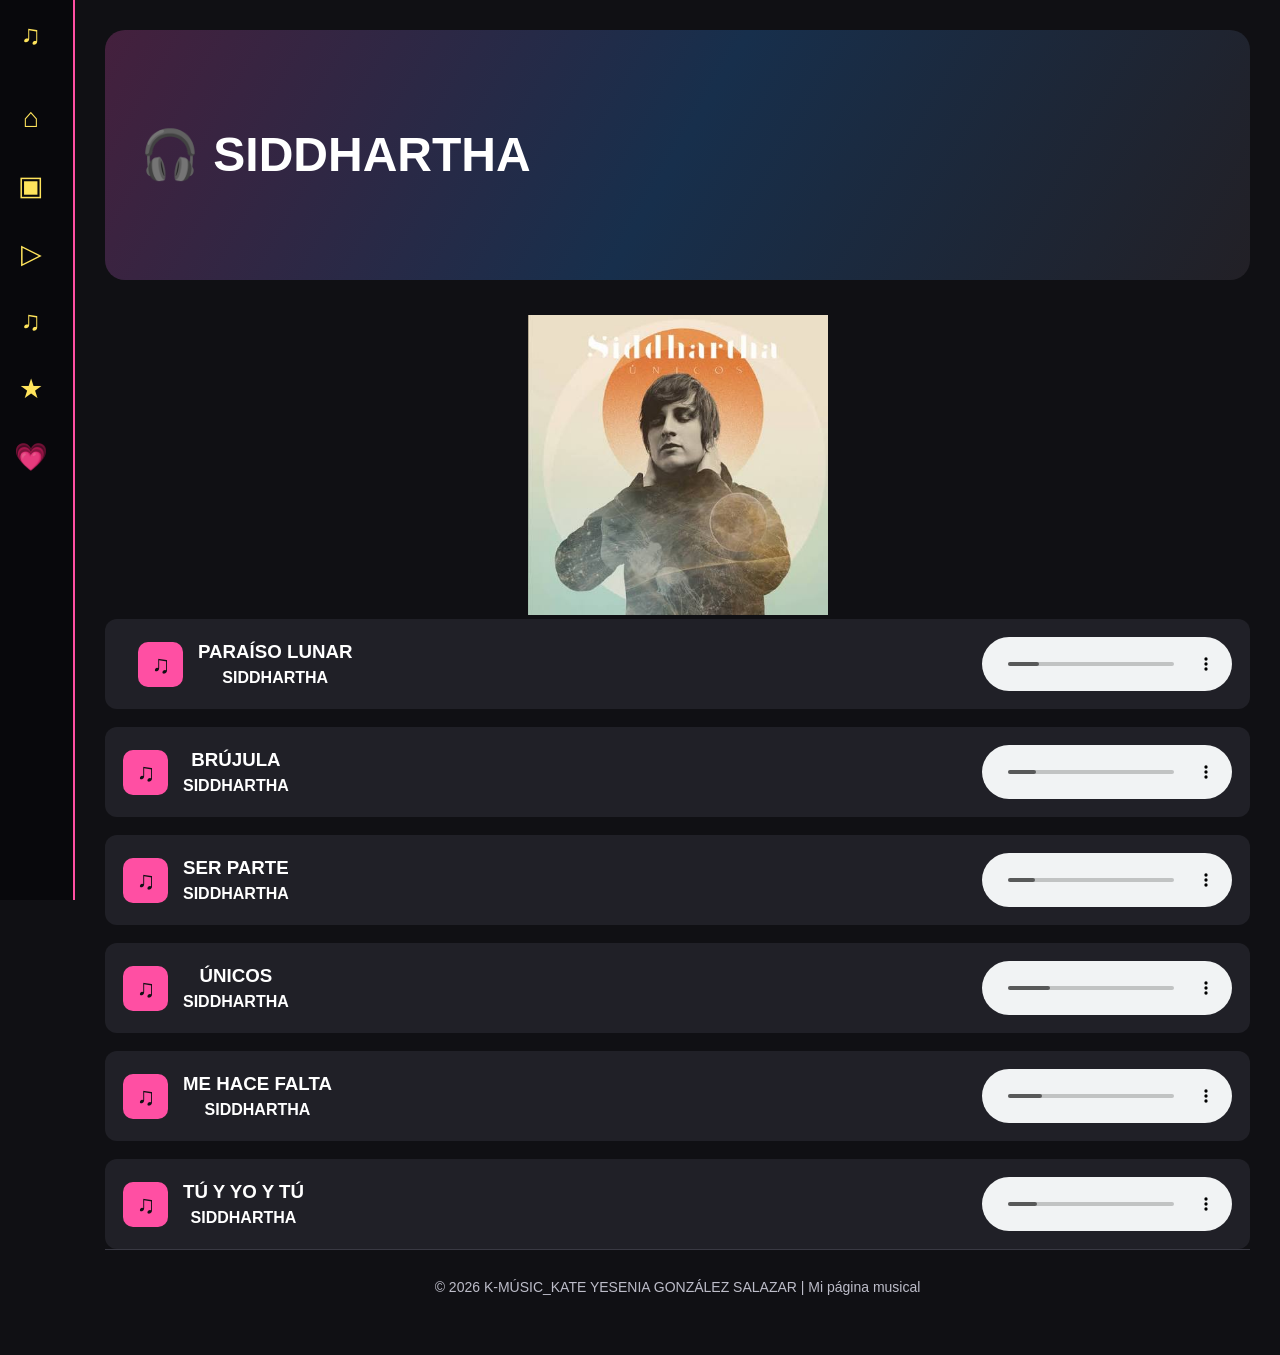
<file: Siddhartha.html>
<!DOCTYPE html>
<html lang="es">
<head>
    <meta charset="UTF-8">
    <meta name="viewport" content="width=device-width, initial-scale=1.0">

    <title>K-MÚSIC | Mi música</title>

    <!-- Conectar archivo CSS -->
    <link rel="stylesheet" href="estilo.css">
</head>

<body>

    <!-- MENU LATERAL -->
    <aside class="menu">

        <div class="logo">
            <span class="icono">♫</span>
            <h2 class="texto-menu">K-MÚSIC </h2>
        </div>

        <nav>
            <a href="index.html">
                <span class="icono">⌂</span>
                <span class="texto-menu">Inicio</span>
            </a>

            <a href="álbumes.html">
                <span class="icono">▣</span>
                <span class="texto-menu">Álbumes</span>
            </a>

            <a href="videos.html">
                <span class="icono">▷</span>
                <span class="texto-menu">Videos</span>
            </a>

            <a href="mi música.html">
                <span class="icono">♫</span>
                <span class="texto-menu">Mi música</span>
            </a>
              <a href="index_formulario_registro.html">
                <span class="icono">★</span>
                <span class="texto-menu">Suscripción</span>
            </a>
             <a href="Premium.html">
                <span class="icono">💗</span>
                <span class="texto-menu">Premium</span>
            </a>
            
        </nav>

    </aside>


    <!-- CONTENIDO PRINCIPAL -->
    <main class="contenido" id="inicio">

        <!-- ENCABEZADO -->
        <header class="encabezado">
            <div>
                <p class="subtitulo"><h1>🎧 SIDDHARTHA</p></h1>
        </header>
        <center><table>
        <img src="siddhartha.jpg" width="300" height="300">
                       

    
           <div class="cancion">
                    <div class="cancion-info">
                    <br>
                        <span class="icono-cancion">♫</span>

                        <div>
                            <h3>PARAÍSO LUNAR</h3>
                            <h4>SIDDHARTHA</h4>
                            
                        </div>
                    </div>

                    <audio controls preload="metadata">
                        <source src="paraíso_lunar.mp3"
                                type="audio/mpeg">

                        Tu navegador no puede reproducir este audio.
                    </audio>
                </div>
                <br>

                 <div class="cancion">
                    <div class="cancion-info">
                        <span class="icono-cancion">♫</span>

                        <div>
                            <h3>BRÚJULA</h3>
                            <h4>SIDDHARTHA</h4>
                            
                        </div>
                    </div>

                    <audio controls preload="metadata">
                        <source src="brújula.mp3"
                                type="audio/mpeg">

                        Tu navegador no puede reproducir este audio.
                    </audio>
                </div>

                <br>

                 <div class="cancion">
                    <div class="cancion-info">
                        <span class="icono-cancion">♫</span>

                        <div>
                            <h3>SER PARTE</h3>
                            <h4> SIDDHARTHA </h4>
                            
                        </div>
                    </div>

                    <audio controls preload="metadata">
                        <source src="ser_parte.mp3"
                                type="audio/mpeg">

                        Tu navegador no puede reproducir este audio.
                    </audio>
                </div>

                <br>

                 <div class="cancion">
                    <div class="cancion-info">
                        <span class="icono-cancion">♫</span>

                        <div>
                            <h3>ÚNICOS</h3>
                            <h4>SIDDHARTHA </h4>
                            
                        </div>
                    </div>

                    <audio controls preload="metadata">
                        <source src="únicos.mp3"
                                type="audio/mpeg">

                        Tu navegador no puede reproducir este audio.
                    </audio>
                </div>


                <br>

                 <div class="cancion">
                    <div class="cancion-info">
                        <span class="icono-cancion">♫</span>

                        <div>
                            <h3> ME HACE FALTA </h3>
                            <h4>SIDDHARTHA </h4>
                            
                        </div>
                    </div>

                    <audio controls preload="metadata">
                        <source src="me_hace_falta.mp3"
                                type="audio/mpeg">

                        Tu navegador no puede reproducir este audio.
                    </audio>
                </div>

                <br>

                 <div class="cancion">
                    <div class="cancion-info">
                        <span class="icono-cancion">♫</span>

                        <div>
                            <h3>TÚ Y YO Y TÚ</h3>
                            <h4> SIDDHARTHA </h4>
                            
                        </div>
                    </div>

                    <audio controls preload="metadata">
                        <source src="tú_y_yo_y_tú.mp3"
                                type="audio/mpeg">

                        Tu navegador no puede reproducir este audio.
                    </audio>
                </div>

     


        <!-- PIE DE PAGINA -->
        <footer>
            <p> © 2026 K-MÚSIC_KATE YESENIA GONZÁLEZ SALAZAR  | Mi página musical</p>
        </footer>

    </main>

</body>
</html>
</file>
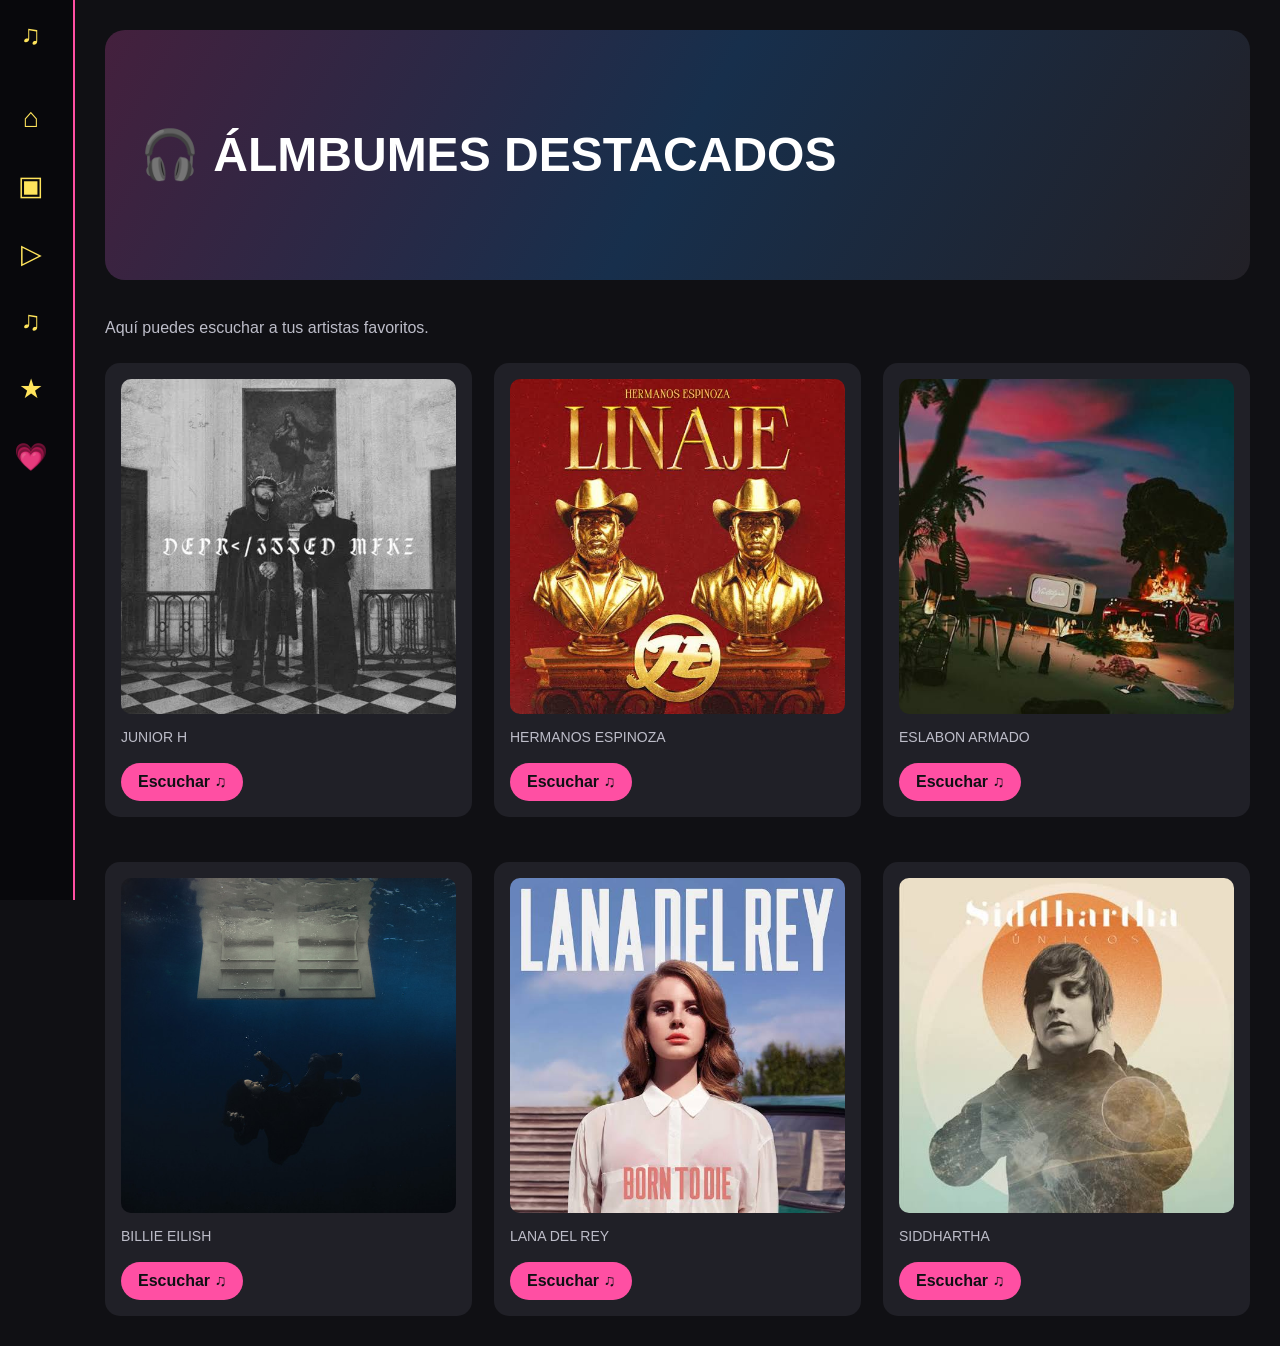
<file: álbumes.html>
<!DOCTYPE html>
<html lang="es">
<head>
    <meta charset="UTF-8">
    <meta name="viewport" content="width=device-width, initial-scale=1.0">

    <title>K-MÚSIC | Mi música</title>

    <!-- Conectar archivo CSS -->
    <link rel="stylesheet" href="estilo.css">
</head>

<body>

    <!-- MENU LATERAL -->
    <aside class="menu">

        <div class="logo">
            <span class="icono">♫</span>
            <h2 class="texto-menu">K-MÚSIC </h2>
        </div>

        <nav>
        
            
            <a href="index.html">
                <span class="icono">⌂</span>
                <span class="texto-menu">Inicio</span>
            </a>

            <a href="álbumes.html">
                <span class="icono">▣</span>
                <span class="texto-menu">Álbumes</span>
            </a>

            <a href="videos.html">
                <span class="icono">▷</span>
                <span class="texto-menu">Videos</span>
            </a>

            <a href="mi música.html">
                <span class="icono">♫</span>
                <span class="texto-menu">Mi música</span>
            </a>

              <a href="index_formulario_registro.html">
                <span class="icono">★</span>
                <span class="texto-menu">Suscripción</span>
            </a>
             <a href="Premium.html">
                <span class="icono">💗</span>
                <span class="texto-menu">Premium</span>
            </a>

        </nav>

    </aside>


    <!-- CONTENIDO PRINCIPAL -->
    <main class="contenido" id="inicio">

        <!-- ENCABEZADO -->
        <header class="encabezado">
            <div>
                <p class="subtitulo"><h1>🎧 ÁLMBUMES DESTACADOS</p></h1>
        </header>


        <!-- ALBUMES -->
        <section class="seccion" id="albumes">
            <p class="descripcion">
                Aquí puedes escuchar a tus artistas favoritos.
            </p>

            <div class="tarjetas">

                <article class="tarjeta">
                    <img src="junior_h.jpg"
                         alt="Portada del álbum uno">

           
                    <p>JUNIOR H</p>

                    <a class="boton" href="junior h.html">Escuchar ♫</a>
                </article>

                <article class="tarjeta">
                    <img src="hermanos_espinoza.jpg"
                         alt="Portada del álbum dos">

                  
                    <p>HERMANOS ESPINOZA</p>

                    <a class="boton" href="hermanos espinoza.html">Escuchar ♫</a>
                </article>

                <article class="tarjeta">
                    <img src="eslabon_armado.jpg"
                         alt="Portada del álbum tres">

              
                    <p>ESLABON ARMADO</p>

                    <a class="boton" href="eslabon armado.html">Escuchar ♫</a>
                </article>

            </div>

        </section>


        <div class="tarjetas">

                <article class="tarjeta">
                    <img src="billi.jpg"
                         alt="Portada del álbum uno">

           
                    <p>BILLIE EILISH</p>

                    <a class="boton" href="billie eilish.html">Escuchar ♫</a>
                </article>

                <article class="tarjeta">
                    <img src="lana_del_rey.jpg"
                         alt="Portada del álbum dos">

                  
                    <p>LANA DEL REY</p>

                    <a class="boton" href="lana del rey.html">Escuchar ♫</a>
                </article>

                <article class="tarjeta">
                    <img src="siddhartha.jpg"
                         alt="Portada del álbum tres">

              
                    <p>SIDDHARTHA</p>

                    <a class="boton" href="siddhartha.html">Escuchar ♫</a>
                </article>


        </section>

	</body>
	</html>
</file>
<file: estilo.css>
/* CONFIGURACION GENERAL */

* {
    margin: 0;
    padding: 0;
    box-sizing: border-box;
}

html {
    scroll-behavior: smooth;
}

body {
    font-family: Arial, Helvetica, sans-serif;
    background-color: #101014;
    color: #ffffff;
}


/* COLORES PRINCIPALES */

:root {
    --rosa: #ff4fa3;
    --amarillo: #ffe45c;
    --azul: #39c5ff;
    --negro: #101014;
    --gris: #202027;
    --texto: #bdbdc9;
}


/* MENU LATERAL DESPLEGABLE */

.menu {
    width: 75px;
    height: 100vh;
    background-color: #08080c;
    position: fixed;
    top: 0;
    left: 0;
    padding: 20px 12px;
    display: flex;
    flex-direction: column;
    overflow: hidden;
    transition: width 0.35s ease;
    z-index: 1000;
    border-right: 2px solid var(--rosa);
}

/* EL MENU SE ABRE AL PASAR EL CURSOR */

.menu:hover {
    width: 235px;
}


/* LOGO */

.logo {
    display: flex;
    align-items: center;
    gap: 15px;
    margin-bottom: 40px;
    min-width: 210px;
    color: var(--rosa);
}

.logo h2 {
    font-size: 21px;
}


/* ICONOS */

.icono {
    min-width: 38px;
    width: 38px;
    text-align: center;
    font-size: 27px;
    display: inline-block;
    color: var(--amarillo);
}


/* ENLACES DEL MENU */

.menu nav {
    display: flex;
    flex-direction: column;
    gap: 12px;
}

.menu nav a {
    display: flex;
    align-items: center;
    gap: 15px;
    min-width: 210px;
    padding: 12px 0;
    color: white;
    text-decoration: none;
    border-radius: 8px;
    transition: 0.3s;
}

.menu nav a:hover {
    background-color: var(--rosa);
    color: var(--negro);
    padding-left: 8px;
}

.texto-menu {
    white-space: nowrap;
    opacity: 0;
    transition: opacity 0.2s;
}

/* MOSTRAR TEXTO AL ABRIR EL MENU */

.menu:hover .texto-menu {
    opacity: 1;
}


/* PARTE INFERIOR DEL MENU */

.menu-final {
    display: flex;
    align-items: center;
    gap: 15px;
    min-width: 210px;
    margin-top: auto;
    padding-bottom: 15px;
    color: var(--azul);
}


/* CONTENIDO PRINCIPAL */

.contenido {
    margin-left: 75px;
    padding: 30px;
    transition: margin-left 0.35s ease;
}

/* EL CONTENIDO SE RECORRE CUANDO SE ABRE EL MENU */

body:has(.menu:hover) .contenido {
    margin-left: 235px;
}


/* ENCABEZADO */

.encabezado {
    min-height: 250px;
    padding: 35px;
    border-radius: 20px;
    background: linear-gradient(
        120deg,
        #44203d,
        #172f4c,
        #222026
    );
    display: flex;
    align-items: center;
    justify-content: space-between;
    gap: 20px;
    margin-bottom: 35px;
}

.subtitulo {
    color: var(--amarillo);
    letter-spacing: 3px;
    font-size: 12px;
    margin-bottom: 15px;
}

.encabezado h1 {
    font-size: clamp(28px, 4vw, 48px);
    margin-bottom: 15px;
}

.encabezado h1 span {
    color: var(--rosa);
}

.encabezado p:last-child {
    color: var(--texto);
    line-height: 1.6;
}

.nota-musical {
    font-size: 100px;
    color: var(--amarillo);
    animation: flotar 3s ease-in-out infinite;
}


/* ANIMACION */

@keyframes flotar {
    0%, 100% {
        transform: translateY(0);
    }

    50% {
        transform: translateY(-12px);
    }
}


/* SECCIONES */

.seccion {
    margin-bottom: 45px;
    scroll-margin-top: 25px;
}

.seccion h2 {
    font-size: 26px;
    margin-bottom: 12px;
    color: var(--azul);
}

.descripcion {
    color: var(--texto);
    margin-bottom: 22px;
    line-height: 1.6;
}


/* TARJETAS DE ALBUMES */

.tarjetas {
    display: grid;
    grid-template-columns: repeat(3, minmax(0, 1fr));
    gap: 22px;
}

.tarjeta {
    background-color: var(--gris);
    padding: 16px;
    border-radius: 15px;
    transition: transform 0.3s, background-color 0.3s;
    min-width: 0;
}

.tarjeta:hover {
    transform: translateY(-7px);
    background-color: #302735;
}

.tarjeta img {
    width: 100%;
    aspect-ratio: 1 / 1;
    object-fit: cover;
    border-radius: 10px;
    display: block;
    margin-bottom: 15px;
}

.tarjeta h3 {
    font-size: 18px;
    margin-bottom: 8px;
    overflow-wrap: anywhere;
}

.tarjeta p {
    color: var(--texto);
    font-size: 14px;
    margin-bottom: 18px;
}


/* BOTONES */

.boton {
    display: inline-block;
    background-color: var(--rosa);
    color: var(--negro);
    padding: 10px 17px;
    border-radius: 25px;
    text-decoration: none;
    font-weight: bold;
    transition: 0.3s;
}

.boton:hover {
    background-color: var(--amarillo);
    transform: scale(1.04);
}

.boton-amarillo {
    background-color: var(--amarillo);
}


/* VIDEOS */

.video-contenedor {
    max-width: 750px;
    width: 100%;
    margin-top: 20px;
    background-color: var(--gris);
    border-radius: 15px;
    overflow: hidden;
}

.video-contenedor video {
    width: 100%;
    display: block;
    max-height: 430px;
    background-color: #000000;
}

.seccion > h3 {
    margin-top: 15px;
}


/* LISTA DE CANCIONES */

.lista-musica {
    display: flex;
    flex-direction: column;
    gap: 15px;
}

.cancion {
    background-color: var(--gris);
    padding: 18px;
    border-radius: 12px;
    display: flex;
    justify-content: space-between;
    align-items: center;
    gap: 20px;
}

.cancion-info {
    display: flex;
    align-items: center;
    gap: 15px;
    min-width: 0;
}

.icono-cancion {
    width: 45px;
    height: 45px;
    display: grid;
    place-items: center;
    flex-shrink: 0;
    background-color: var(--rosa);
    color: var(--negro);
    border-radius: 10px;
    font-size: 25px;
}

.cancion h3 {
    margin-bottom: 6px;
    overflow-wrap: anywhere;
}

.cancion p {
    color: var(--texto);
    font-size: 14px;
}

.cancion audio {
    width: 250px;
    max-width: 100%;
}


/* FAVORITOS */

.favoritos {
    background: linear-gradient(
        120deg,
        #34202f,
        #172f40
    );
    padding: 30px;
    border-radius: 18px;
}

.favoritos h2 {
    color: var(--rosa);
}

.favoritos p {
    color: var(--texto);
    line-height: 1.7;
    margin-bottom: 20px;
}


/* PIE DE PAGINA */

footer {
    text-align: center;
    padding: 25px 10px;
    border-top: 1px solid #393943;
    color: var(--texto);
    line-height: 1.8;
    font-size: 14px;
}


/* TABLETS */

@media (max-width: 900px) {

    .contenido {
        padding: 20px;
    }

    .tarjetas {
        grid-template-columns: repeat(2, minmax(0, 1fr));
    }

    .nota-musical {
        font-size: 70px;
    }

    .cancion {
        align-items: flex-start;
        flex-direction: column;
    }

    .cancion audio {
        width: 100%;
    }
}


/* CELULARES */

@media (max-width: 600px) {

    .menu {
        width: 58px;
        padding: 15px 8px;
    }

    .menu:hover {
        width: 205px;
    }

    .menu .icono {
        min-width: 34px;
        width: 34px;
        font-size: 23px;
    }

    .menu nav a,
    .logo,
    .menu-final {
        gap: 10px;
        min-width: 180px;
    }

    .menu:hover .texto-menu {
        opacity: 1;
    }

    .contenido {
        margin-left: 58px;
        padding: 15px;
    }

    body:has(.menu:hover) .contenido {
        margin-left: 58px;
    }

    .encabezado {
        padding: 22px;
        min-height: 220px;
    }

    .encabezado h1 {
        font-size: 28px;
    }

    .nota-musical {
        display: none;
    }

    .tarjetas {
        grid-template-columns: 1fr;
    }

    .tarjeta {
        max-width: 400px;
        width: 100%;
        margin: auto;
    }

    .seccion h2 {
        font-size: 22px;
    }

    .favoritos {
        padding: 22px;
    }
}


/* PANTALLAS MUY PEQUENAS */

@media (max-width: 350px) {

    .contenido {
        padding: 10px;
    }

    .encabezado {
        padding: 15px;
    }

    .encabezado h1 {
        font-size: 23px;
    }

    .cancion {
        padding: 12px;
    }
}
```
</file>
<file: styles.css>
* {
  box-sizing: border-box;
}

body {
  margin: 0;
  min-height: 100vh;
  padding: 30px 16px;
  display: flex;
  align-items: center;
  justify-content: center;
  background: linear-gradient(135deg, #24132e, #17151d);
  color: #20283a;
  font-family: Arial, sans-serif;
}

.contenedor {
  width: 100%;
  max-width: 560px;
  padding: 34px;
  border: 1px solid #e3e7f0;
  border-radius: 20px;
  background: #21152b;
  box-shadow: 0 18px 50px rgba(49, 46, 129, 0.13);
}

.encabezado {
  margin-bottom: 28px;
  text-align: center;
}

.etiqueta {
  margin: 0 0 9px;
  color: #ffffff;
  font-size: 11px;
  font-weight: bold;
  letter-spacing: 2px;
}

h1 {
  margin: 0 0 9px;
  color: #ffffff;
  font-size: 27px;
}

.encabezado > p:last-child {
  margin: 0;
  color: #ffffff;
  font-size: 14px;
}

.campo {
  min-width: 0;
  margin-bottom: 17px;
}

label {
  display: block;
  margin-bottom: 7px;
  color: #ffffff;
  font-size: 13px;
  font-weight: bold;
}

input {
  display: block;
  width: 100%;
  height: 46px;
  padding: 0 13px;
  border: 1.5px solid #dce2ec;
  border-radius: 9px;
  outline: none;
  background: #f9faff;
  color: #20283a;
  font-family: inherit;
  font-size: 14px;
}

input::placeholder {
  color: #a5adbd;
}

input:focus {
  border-color: #8b5cf6;
  background: #ffffff;
  box-shadow: 0 0 0 3px rgba(139, 92, 246, 0.12);
}

input.valido {
  border-color: #16a36a;
  background: #f5fff9;
}

input.invalido {
  border-color: #e05252;
  background: #fffafa;
}

.fila-corta {
  display: flex;
  align-items: flex-start;
  gap: 18px;
}

.campo-edad {
  width: 105px;
  flex: 0 0 105px;
}

.campo-telefono {
  width: 220px;
  max-width: 100%;
  flex: 0 1 220px;
}

.error {
  display: block;
  min-height: 16px;
  margin-top: 5px;
  color: #d94343;
  font-size: 11px;
  line-height: 1.35;
}

button {
  width: 100%;
  min-height: 48px;
  margin-top: 5px;
  border: 0;
  border-radius: 9px;
  background: linear-gradient(100deg, #6d28d9, #8b5cf6);
  color: white;
  font-size: 15px;
  font-weight: bold;
  cursor: pointer;
}

button:hover {
  filter: brightness(1.08);
}

#resultado {
  min-height: 20px;
  margin: 13px 0 0;
  text-align: center;
  font-size: 13px;
  font-weight: bold;
}

#resultado.exito {
  color: #138653;
}

#resultado.fallo {
  color: #d94343;
}

@media (max-width: 480px) {
  .contenedor {
    padding: 26px 20px;
  }

  h1 {
    font-size: 23px;
  }

  .fila-corta {
    gap: 12px;
  }

  .campo-edad {
    width: 90px;
    flex-basis: 90px;
  }

  .campo-telefono {
    width: 100%;
    flex: 1 1 auto;
  }
}


/* Selector de fecha: conserva los colores y el estilo del formulario. */
.campo-fecha input[readonly] { cursor: pointer; }
.selector-fecha {
  margin-top: 10px;
  padding: 14px;
  border: 1px solid #8b5cf6;
  border-radius: 10px;
  background: #2b1b38;
}
.selector-fecha[hidden] { display: none; }
.selector-fecha label { margin-bottom: 8px; }
.selector-fecha select {
  display: block;
  width: 100%;
  height: 42px;
  padding: 0 10px;
  border: 1px solid #dce2ec;
  border-radius: 8px;
  background: #f9faff;
  color: #20283a;
  font: inherit;
}
.selector-fecha button {
  min-height: 40px;
  margin-top: 10px;
}
</file>
